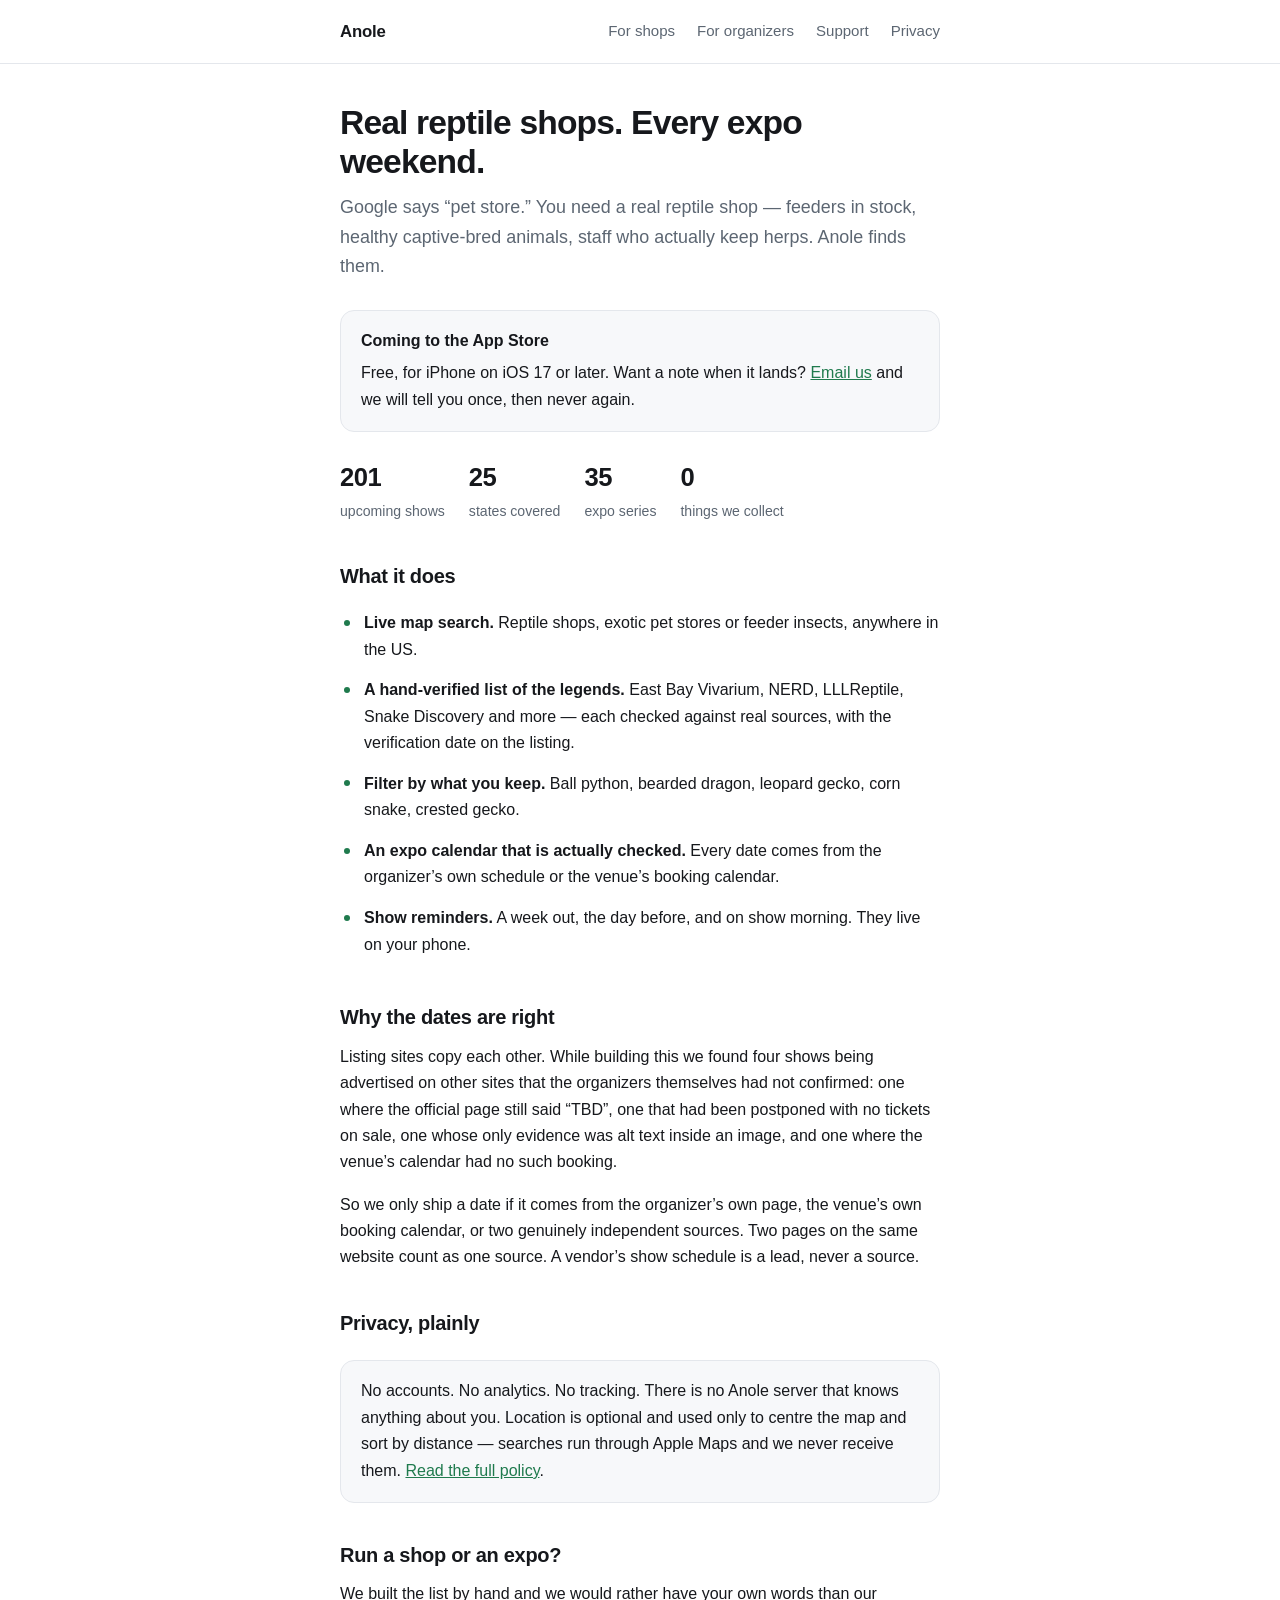
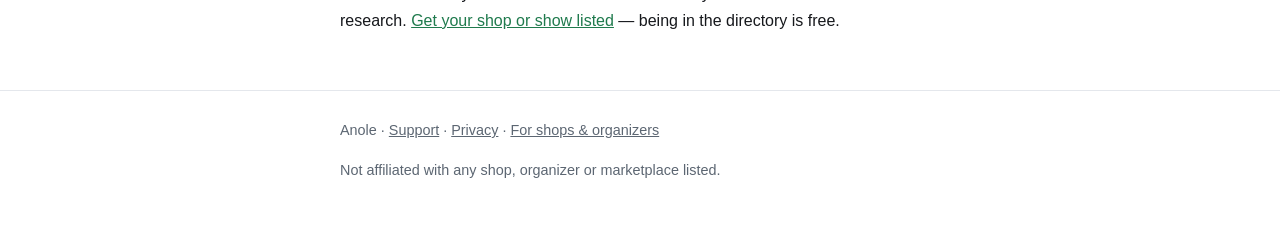
<file: index.html>
<!doctype html>
<html lang="en">
<head>
<meta charset="utf-8">
<meta name="viewport" content="width=device-width, initial-scale=1">
<title>Anole — real reptile shops and every expo weekend</title>
<meta name="description" content="Find real US reptile shops on a live map, and never miss an expo weekend. No accounts, no analytics, no tracking.">
<link rel="icon" href="favicon.png" sizes="32x32">
<link rel="apple-touch-icon" href="apple-touch-icon.png">
<link rel="stylesheet" href="style.css">
<script defer src="analytics.js"></script>
</head>
<body>
<header class="site">
  <div class="wrap">
    <a class="brand" href="./">Anole</a>
    <nav>
      <a href="advertise.html">For shops</a>
      <a href="partners.html">For organizers</a>
      <a href="support.html">Support</a>
      <a href="privacy.html">Privacy</a>
    </nav>
  </div>
</header>

<main class="wrap">
  <h1>Real reptile shops. Every expo weekend.</h1>
  <p class="lede">
    Google says “pet store.” You need a real reptile shop — feeders in stock, healthy
    captive-bred animals, staff who actually keep herps. Anole finds them.
  </p>

  <!-- Swap this block for the real App Store badge and link once the app has
       an ID. Until then it says so rather than offering a dead button. -->
  <div class="panel" id="cta">
    <h3 style="margin-bottom:0.35rem">Coming to the App Store</h3>
    <p style="margin:0">
      Free, for iPhone on iOS 17 or later. Want a note when it lands?
      <a href="mailto:kjs140611@gmail.com?subject=Anole%20launch%20notice">Email us</a>
      and we will tell you once, then never again.
    </p>
  </div>

  <div class="stat-row">
    <div class="stat"><b data-stat="totalEvents">135</b><span>upcoming shows</span></div>
    <div class="stat"><b data-stat="states">35</b><span>states covered</span></div>
    <div class="stat"><b data-stat="seriesTracked">35</b><span>expo series</span></div>
    <div class="stat"><b>0</b><span>things we collect</span></div>
  </div>

  <h2>What it does</h2>
  <ul class="plain">
    <li><b>Live map search.</b> Reptile shops, exotic pet stores or feeder insects, anywhere in the US.</li>
    <li><b>A hand-verified list of the legends.</b> East Bay Vivarium, NERD, LLLReptile, Snake Discovery and more — each checked against real sources, with the verification date on the listing.</li>
    <li><b>Filter by what you keep.</b> Ball python, bearded dragon, leopard gecko, corn snake, crested gecko.</li>
    <li><b>An expo calendar that is actually checked.</b> Every date comes from the organizer’s own schedule or the venue’s booking calendar.</li>
    <li><b>Show reminders.</b> A week out, the day before, and on show morning. They live on your phone.</li>
  </ul>

  <h2>Why the dates are right</h2>
  <p>
    Listing sites copy each other. While building this we found four shows being advertised
    on other sites that the organizers themselves had not confirmed: one where the official
    page still said “TBD”, one that had been postponed with no tickets on sale, one whose only
    evidence was alt text inside an image, and one where the venue’s calendar had no such booking.
  </p>
  <p>
    So we only ship a date if it comes from the organizer’s own page, the venue’s own booking
    calendar, or two genuinely independent sources. Two pages on the same website count as one
    source. A vendor’s show schedule is a lead, never a source.
  </p>

  <h2>Privacy, plainly</h2>
  <div class="panel">
    <p style="margin:0">
      No accounts. No analytics. No tracking. There is no Anole server that knows anything
      about you. Location is optional and used only to centre the map and sort by distance —
      searches run through Apple Maps and we never receive them.
      <a href="privacy.html">Read the full policy</a>.
    </p>
  </div>

  <h2>Run a shop or an expo?</h2>
  <p>
    We built the list by hand and we would rather have your own words than our research.
    <a href="advertise.html">Get your shop or show listed</a> — being in the directory is free.
  </p>
</main>

<footer class="site">
  <div class="wrap">
    <p>
      Anole · <a href="support.html">Support</a> ·
      <a href="privacy.html">Privacy</a> ·
      <a href="advertise.html">For shops &amp; organizers</a>
    </p>
    <p>Not affiliated with any shop, organizer or marketplace listed.</p>
  </div>
</footer>
<script>
(function () {
  // The numbers in the HTML are a snapshot; the feed refreshes weekly, so let
  // the page read the live count and quietly correct itself. On launch day
  // site.json gains an appStoreUrl and the "coming soon" panel becomes the
  // real button. Both are progressive: without JS the page is still right.
  function json(u) { return fetch(u, { cache: 'no-store' }).then(function (r) { return r.ok ? r.json() : null; }); }
  json('health.json').then(function (h) {
    if (!h) return;
    document.querySelectorAll('[data-stat]').forEach(function (el) {
      var v = h[el.getAttribute('data-stat')];
      if (typeof v === 'number') el.textContent = v;
    });
  }).catch(function () {});
  json('site.json').then(function (s) {
    if (!s || !s.appStoreUrl) return;
    var cta = document.getElementById('cta');
    if (!cta) return;
    cta.innerHTML =
      '<h3 style="margin-bottom:0.35rem">Free on the App Store</h3>' +
      '<p style="margin:0 0 0.75rem">For iPhone on iOS 17 or later. No account, no ads, nothing collected.</p>' +
      '<a class="btn" href="' + s.appStoreUrl.replace(/"/g, '') + '" rel="noopener">Download on the App Store</a>';
  }).catch(function () {});
})();
</script>
</body>
</html>
</file>
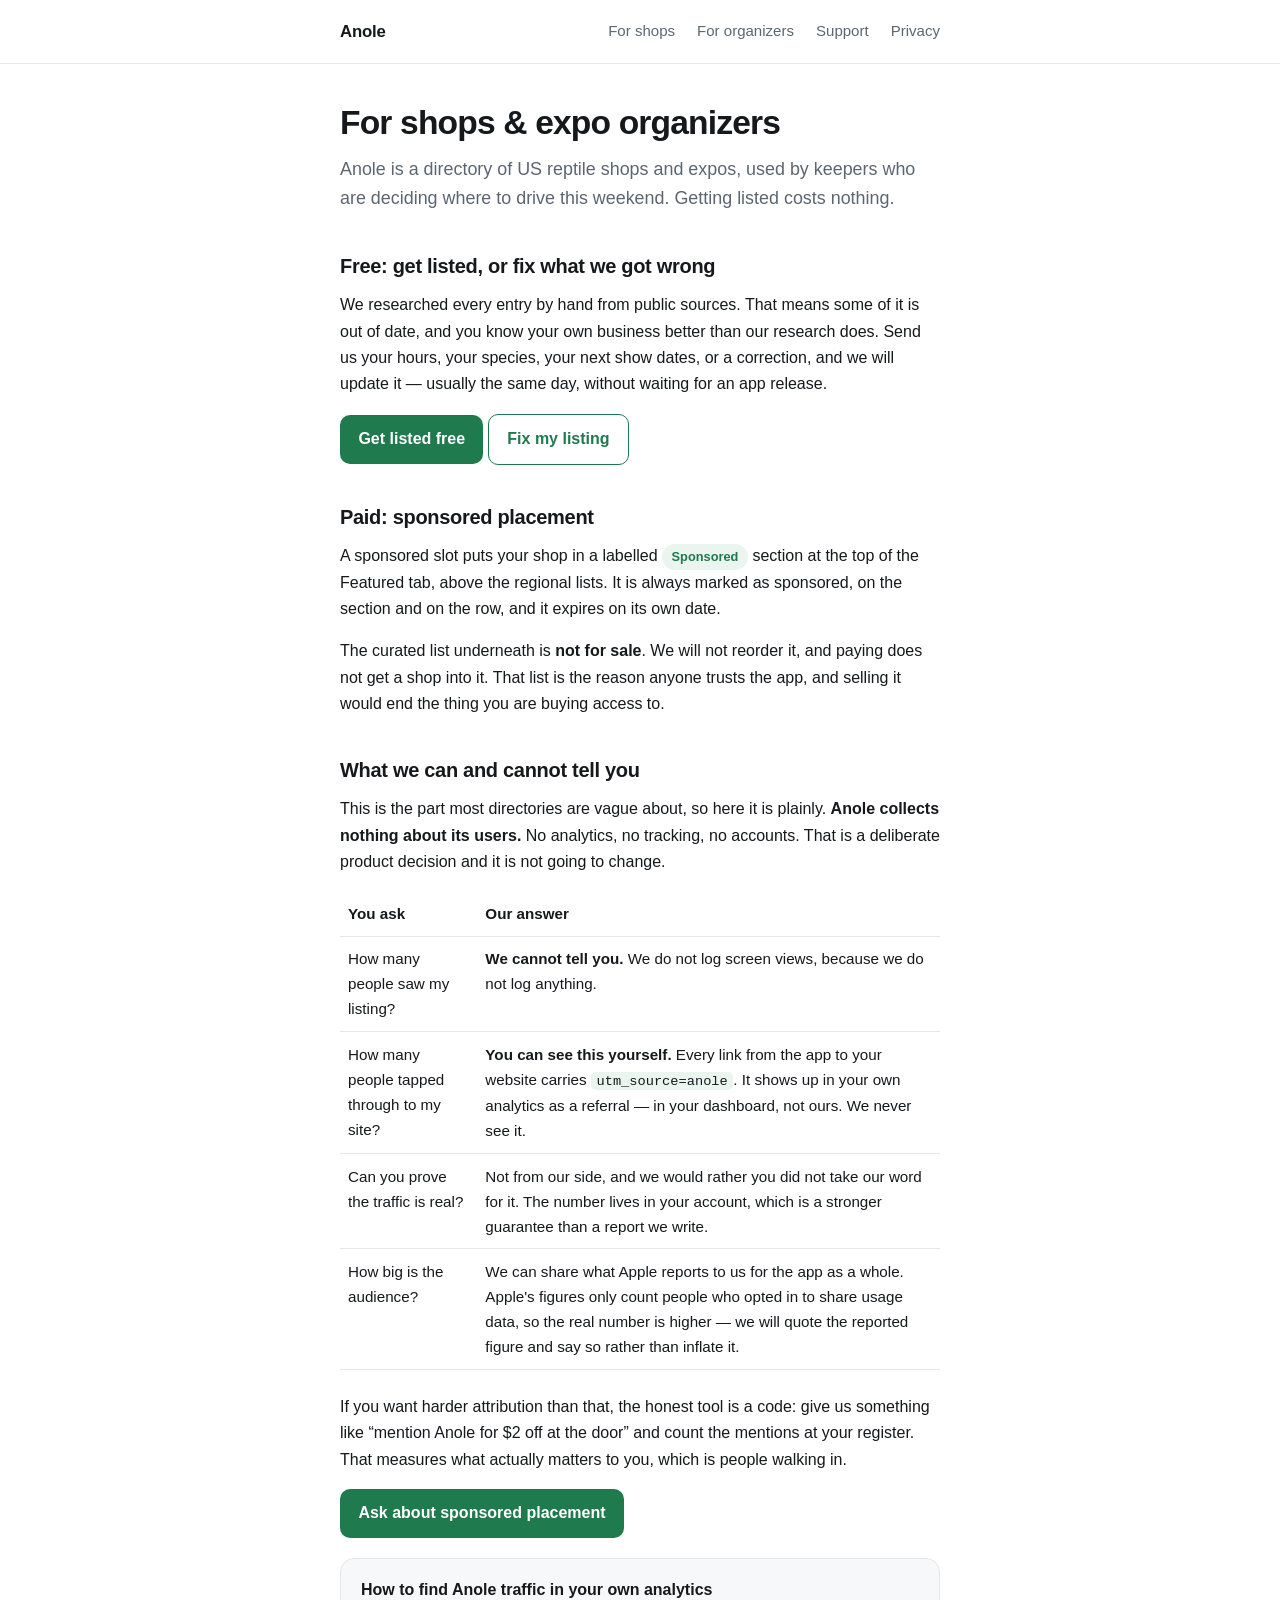
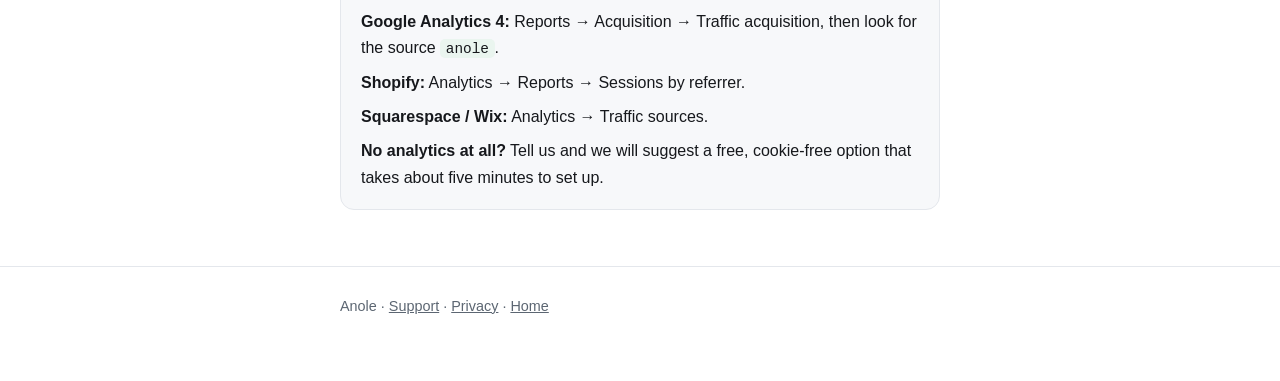
<file: advertise.html>
<!doctype html>
<html lang="en">
<head>
<meta charset="utf-8">
<meta name="viewport" content="width=device-width, initial-scale=1">
<title>For shops &amp; organizers — Anole</title>
<meta name="description" content="Get your reptile shop or expo listed in Anole. Listing is free. Sponsored placement is available, and we tell you exactly what we can and cannot measure.">
<link rel="icon" href="favicon.png" sizes="32x32">
<link rel="apple-touch-icon" href="apple-touch-icon.png">
<link rel="stylesheet" href="style.css">
<script defer src="analytics.js"></script>
</head>
<body>
<header class="site">
  <div class="wrap">
    <a class="brand" href="./">Anole</a>
    <nav>
      <a href="advertise.html">For shops</a>
      <a href="partners.html">For organizers</a>
      <a href="support.html">Support</a>
      <a href="privacy.html">Privacy</a>
    </nav>
  </div>
</header>

<main class="wrap">
  <h1>For shops &amp; expo organizers</h1>
  <p class="lede">
    Anole is a directory of US reptile shops and expos, used by keepers who are
    deciding where to drive this weekend. Getting listed costs nothing.
  </p>

  <h2>Free: get listed, or fix what we got wrong</h2>
  <p>
    We researched every entry by hand from public sources. That means some of it is
    out of date, and you know your own business better than our research does.
    Send us your hours, your species, your next show dates, or a correction, and we
    will update it — usually the same day, without waiting for an app release.
  </p>
  <p>
    <a class="btn" href="mailto:kjs140611@gmail.com?subject=Anole%20listing%20-%20free">Get listed free</a>
    <a class="btn ghost" href="mailto:kjs140611@gmail.com?subject=Anole%20listing%20-%20correction">Fix my listing</a>
  </p>

  <h2>Paid: sponsored placement</h2>
  <p>
    A sponsored slot puts your shop in a labelled <span class="tag">Sponsored</span> section at
    the top of the Featured tab, above the regional lists. It is always marked as sponsored,
    on the section and on the row, and it expires on its own date.
  </p>
  <p>
    The curated list underneath is <b>not for sale</b>. We will not reorder it, and paying does
    not get a shop into it. That list is the reason anyone trusts the app, and selling it would
    end the thing you are buying access to.
  </p>

  <h2 id="measurement">What we can and cannot tell you</h2>
  <p>
    This is the part most directories are vague about, so here it is plainly.
    <b>Anole collects nothing about its users.</b> No analytics, no tracking, no accounts.
    That is a deliberate product decision and it is not going to change.
  </p>

  <table>
    <tr><th>You ask</th><th>Our answer</th></tr>
    <tr>
      <td>How many people saw my listing?</td>
      <td><b>We cannot tell you.</b> We do not log screen views, because we do not log anything.</td>
    </tr>
    <tr>
      <td>How many people tapped through to my site?</td>
      <td>
        <b>You can see this yourself.</b> Every link from the app to your website carries
        <code>utm_source=anole</code>. It shows up in your own analytics as a referral —
        in your dashboard, not ours. We never see it.
      </td>
    </tr>
    <tr>
      <td>Can you prove the traffic is real?</td>
      <td>
        Not from our side, and we would rather you did not take our word for it.
        The number lives in your account, which is a stronger guarantee than a report we write.
      </td>
    </tr>
    <tr>
      <td>How big is the audience?</td>
      <td>
        We can share what Apple reports to us for the app as a whole. Apple's figures only
        count people who opted in to share usage data, so the real number is higher — we will
        quote the reported figure and say so rather than inflate it.
      </td>
    </tr>
  </table>

  <p>
    If you want harder attribution than that, the honest tool is a code: give us something like
    “mention Anole for $2 off at the door” and count the mentions at your register.
    That measures what actually matters to you, which is people walking in.
  </p>

  <p>
    <a class="btn" href="mailto:kjs140611@gmail.com?subject=Anole%20sponsored%20placement">Ask about sponsored placement</a>
  </p>

  <div class="panel">
    <h3>How to find Anole traffic in your own analytics</h3>
    <p style="margin-bottom:0.5rem"><b>Google Analytics 4:</b> Reports → Acquisition → Traffic acquisition, then look for the source <code>anole</code>.</p>
    <p style="margin-bottom:0.5rem"><b>Shopify:</b> Analytics → Reports → Sessions by referrer.</p>
    <p style="margin-bottom:0.5rem"><b>Squarespace / Wix:</b> Analytics → Traffic sources.</p>
    <p style="margin-bottom:0"><b>No analytics at all?</b> Tell us and we will suggest a free, cookie-free option that takes about five minutes to set up.</p>
  </div>
</main>

<footer class="site">
  <div class="wrap">
    <p>
      Anole · <a href="support.html">Support</a> ·
      <a href="privacy.html">Privacy</a> ·
      <a href="./">Home</a>
    </p>
  </div>
</footer>
</body>
</html>
</file>
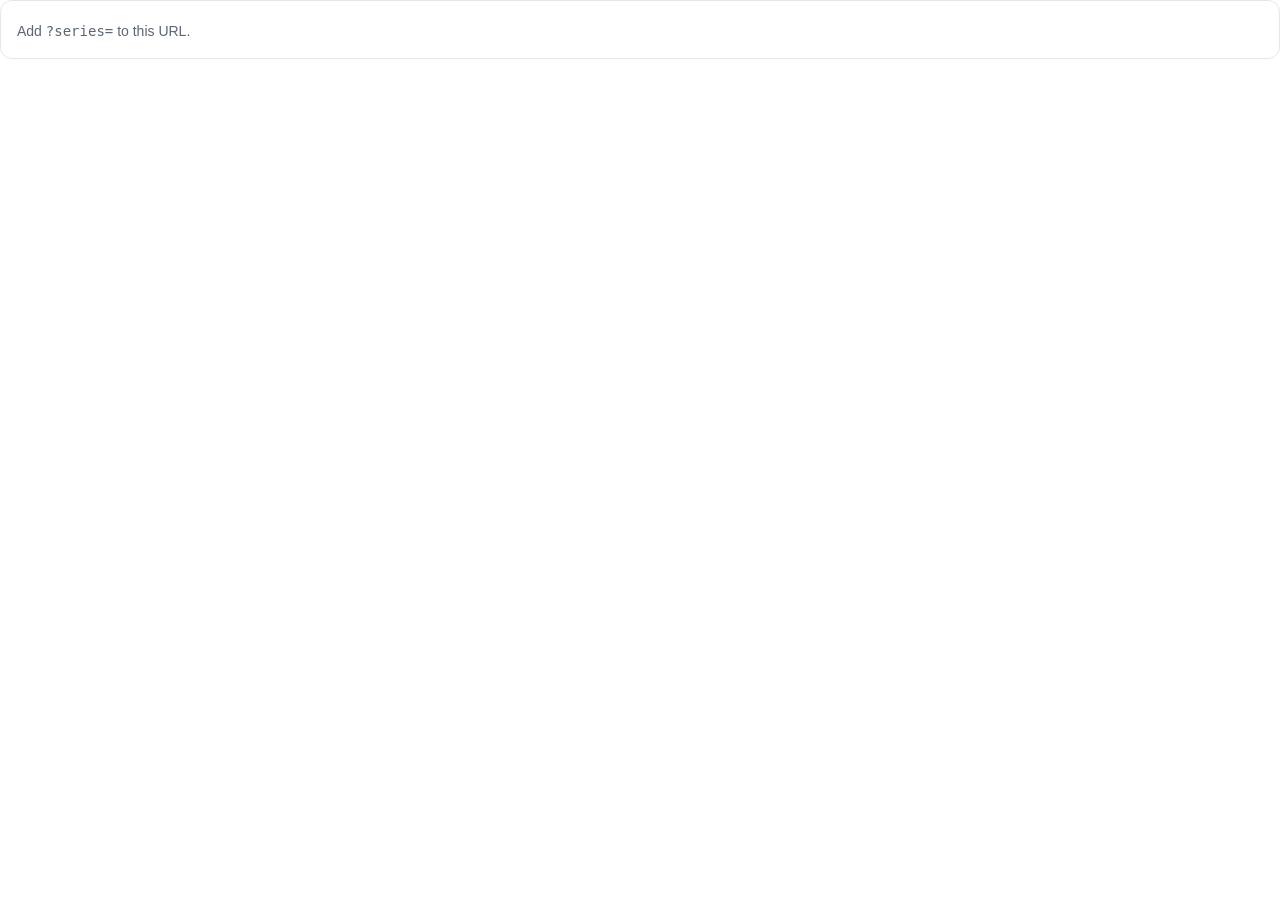
<file: badge.html>
<!doctype html>
<html lang="en">
<head>
<meta charset="utf-8">
<meta name="viewport" content="width=device-width, initial-scale=1">
<title>Anole verified dates</title>
<meta name="robots" content="noindex">
<style>
  :root {
    --ink:#16181c; --muted:#5c6672; --line:#e4e7ec; --bg:#ffffff;
    --accent:#1f7a4d; --accent-soft:#eaf5ef;
  }
  :root[data-theme="dark"] {
    --ink:#eceef2; --muted:#9aa4b2; --line:#2a2f38; --bg:#101215;
    --accent:#4ec98a; --accent-soft:#16261e;
  }
  @media (prefers-color-scheme: dark) {
    :root:not([data-theme="light"]) {
      --ink:#eceef2; --muted:#9aa4b2; --line:#2a2f38; --bg:#101215;
      --accent:#4ec98a; --accent-soft:#16261e;
    }
  }
  * { box-sizing:border-box; }
  html,body { margin:0; }
  body {
    background:var(--bg); color:var(--ink);
    font:14px/1.5 -apple-system, BlinkMacSystemFont, "Segoe UI", Roboto, sans-serif;
    -webkit-font-smoothing:antialiased;
  }
  .card { border:1px solid var(--line); border-radius:12px; padding:14px 16px; }
  .top { display:flex; align-items:baseline; justify-content:space-between; gap:8px; margin-bottom:10px; }
  .title { font-weight:700; letter-spacing:-0.01em; }
  .verified {
    font-size:11px; color:var(--accent); background:var(--accent-soft);
    border-radius:999px; padding:2px 8px; font-weight:600; white-space:nowrap;
  }
  ul { list-style:none; margin:0; padding:0; }
  li { display:flex; gap:10px; padding:7px 0; border-top:1px solid var(--line); }
  li:first-child { border-top:0; }
  .when { font-weight:600; white-space:nowrap; }
  .where { color:var(--muted); overflow:hidden; text-overflow:ellipsis; white-space:nowrap; }
  .actions { display:flex; gap:8px; margin-top:12px; flex-wrap:wrap; }
  a.btn {
    text-decoration:none; font-weight:600; font-size:13px; border-radius:8px;
    padding:7px 12px; background:var(--accent); color:#fff;
  }
  a.btn.ghost { background:transparent; color:var(--accent); border:1px solid var(--accent); }
  .foot { margin-top:10px; font-size:11px; color:var(--muted); }
  .foot a { color:var(--muted); }
  .empty { color:var(--muted); padding:6px 0 2px; }
</style>
</head>
<body>
<div class="card" id="card"><div class="empty">Loading verified dates…</div></div>
<script>
(function () {
  // The badge is embedded on other people's sites, so it must fail quietly and
  // never throw into their console.
  var BASE = location.href.replace(/\/badge\.html.*$/, '');
  // Until the app is live the CTA points at the product page rather than a
  // dead store link; site.json flips it to the App Store URL on launch day.
  var APP_URL = BASE + '/?utm_source=anole-badge&utm_medium=referral&utm_campaign=organizer_badge';

  var q = new URLSearchParams(location.search);
  var seriesId = q.get('series') || '';
  var limit = Math.min(Math.max(parseInt(q.get('limit') || '3', 10) || 3, 1), 8);
  var theme = q.get('theme');
  if (theme === 'light' || theme === 'dark') document.documentElement.dataset.theme = theme;

  var card = document.getElementById('card');

  // "2026-09-12" must be read as a calendar day, not an instant. new Date() on a
  // bare date string parses as UTC midnight, which renders as the previous day
  // anywhere west of Greenwich — the same off-by-one that bites the .ics feeds.
  function parseDay(s) {
    var m = /^(\d{4})-(\d{2})-(\d{2})$/.exec(s || '');
    return m ? new Date(+m[1], +m[2] - 1, +m[3]) : null;
  }
  function fmt(startStr, endStr) {
    var a = parseDay(startStr), b = parseDay(endStr) || a;
    if (!a) return '';
    var mon = { month: 'short', day: 'numeric' };
    if (!b || +a === +b) return a.toLocaleDateString('en-US', mon);
    if (a.getMonth() === b.getMonth()) {
      return a.toLocaleDateString('en-US', mon) + '–' + b.getDate();
    }
    return a.toLocaleDateString('en-US', mon) + '–' + b.toLocaleDateString('en-US', mon);
  }
  function esc(s) {
    return String(s == null ? '' : s).replace(/[&<>"]/g, function (c) {
      return { '&': '&amp;', '<': '&lt;', '>': '&gt;', '"': '&quot;' }[c];
    });
  }
  function reportHeight() {
    try {
      parent.postMessage({ anoleBadge: true, series: seriesId,
        height: document.documentElement.scrollHeight }, '*');
    } catch (e) { /* cross-origin parent that does not listen; fine */ }
  }
  function render(html) { card.innerHTML = html; reportHeight(); }

  if (!seriesId) {
    render('<div class="empty">Add <code>?series=</code> to this URL.</div>');
    return;
  }

  Promise.all([
    fetch(BASE + '/events.json').then(function (r) { return r.json(); }),
    fetch(BASE + '/series_roster.json').then(function (r) { return r.json(); }),
    // Optional: a missing or broken site.json must not take the badge down.
    fetch(BASE + '/site.json').then(function (r) { return r.ok ? r.json() : null; }).catch(function () { return null; })
  ]).then(function (res) {
    var events = res[0], roster = res[1], site = res[2];
    if (site && site.appStoreUrl) APP_URL = String(site.appStoreUrl);
    var series = roster.filter(function (s) { return s.id === seriesId; })[0];
    var name = series ? series.name : seriesId;

    var today = new Date(); today.setHours(0, 0, 0, 0);
    var mine = events.filter(function (e) {
      if (e.seriesId !== seriesId) return false;
      var end = parseDay(e.endDate) || parseDay(e.startDate);
      return end && end >= today;
    }).sort(function (a, b) { return a.startDate < b.startDate ? -1 : 1; });

    var checked = mine.reduce(function (acc, e) {
      return e.checkedAt && e.checkedAt > acc ? e.checkedAt : acc;
    }, '');

    var head = '<div class="top"><span class="title">' + esc(name) + '</span>' +
      (checked ? '<span class="verified">Verified ' +
        parseDay(checked).toLocaleDateString('en-US', { month: 'short', year: 'numeric' }) +
        '</span>' : '') + '</div>';

    var body;
    if (!mine.length) {
      // Say so plainly. A badge that renders blank looks broken and an
      // organizer will pull it off their page.
      body = '<div class="empty">Next dates to be announced.</div>';
    } else {
      body = '<ul>' + mine.slice(0, limit).map(function (e) {
        var where = [e.city, e.state].filter(Boolean).join(', ');
        return '<li><span class="when">' + esc(fmt(e.startDate, e.endDate)) +
          '</span><span class="where">' + esc(where) + '</span></li>';
      }).join('') + '</ul>';
    }

    var ics = BASE + '/ics/' + encodeURIComponent(seriesId) + '.ics';
    var acts = '<div class="actions">' +
      '<a class="btn" href="' + esc(ics) + '">Add to calendar</a>' +
      '<a class="btn ghost" href="' + esc(APP_URL) + '" target="_blank" rel="noopener">See it in Anole</a>' +
      '</div>';

    render(head + body + acts +
      '<div class="foot">Dates checked against this organizer’s own schedule. ' +
      '<a href="' + esc(BASE) + '/" target="_blank" rel="noopener">Anole</a></div>');
  }).catch(function () {
    render('<div class="empty">Dates are temporarily unavailable.</div>');
  });

  addEventListener('load', reportHeight);
})();
</script>
</body>
</html>
</file>
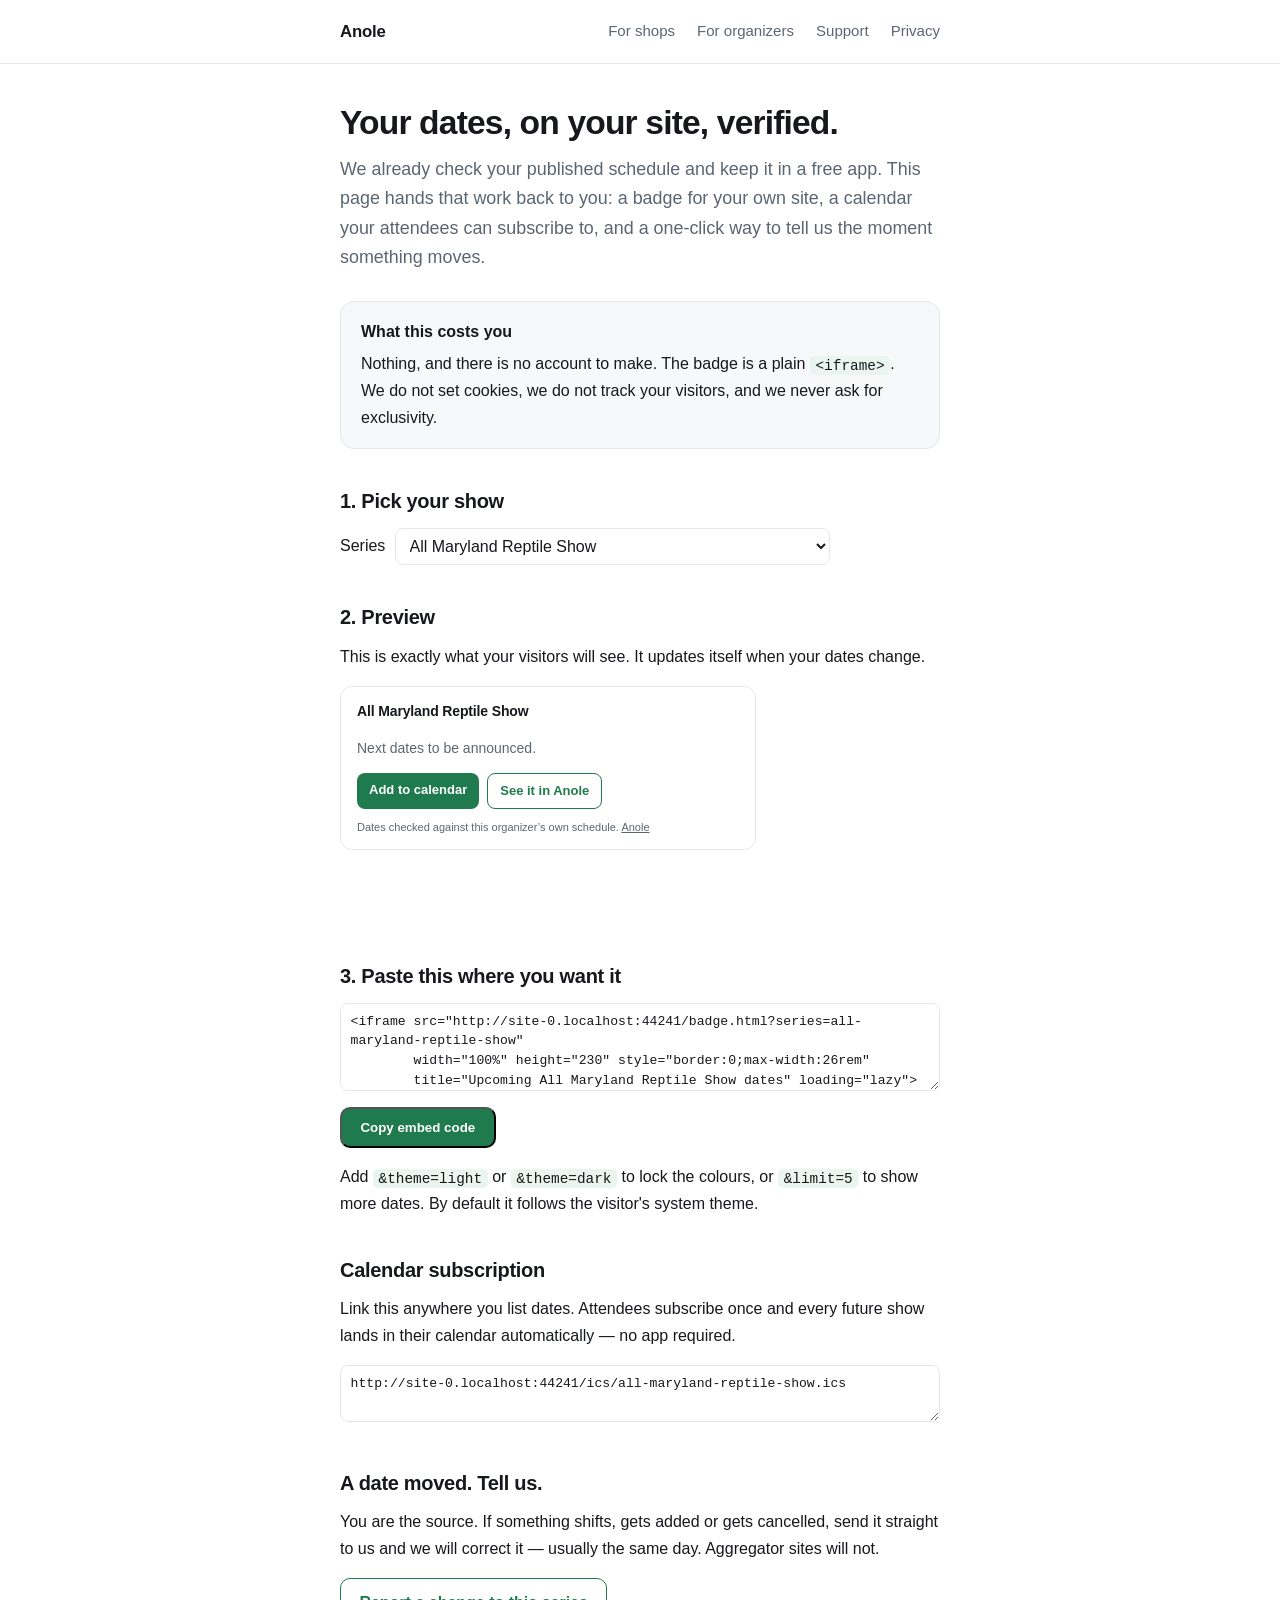
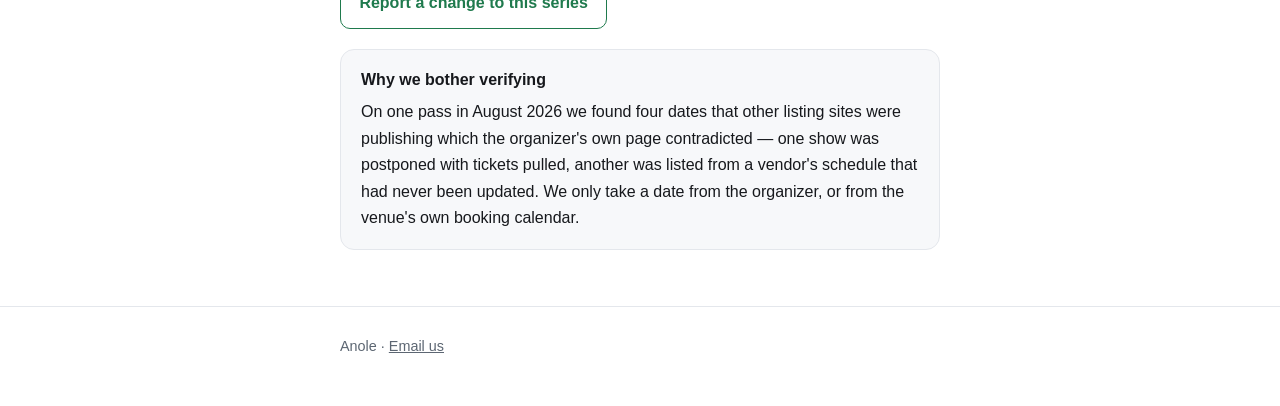
<file: partners.html>
<!doctype html>
<html lang="en">
<head>
<meta charset="utf-8">
<meta name="viewport" content="width=device-width, initial-scale=1">
<title>Anole for show organizers — a free verified-dates badge for your site</title>
<meta name="description" content="Put your verified show dates on your own site, give attendees a calendar they can subscribe to, and tell us the moment a date moves.">
<link rel="icon" href="favicon.png" sizes="32x32">
<link rel="apple-touch-icon" href="apple-touch-icon.png">
<link rel="stylesheet" href="style.css">
<script defer src="analytics.js"></script>
<style>
  .picker { display:flex; gap:0.6rem; flex-wrap:wrap; align-items:center; margin:0.5rem 0 1rem; }
  select, textarea { font:inherit; color:var(--ink); background:var(--bg);
    border:1px solid var(--line); border-radius:8px; padding:0.5rem 0.6rem; }
  select { max-width:100%; }
  textarea { width:100%; font-family:ui-monospace, SFMono-Regular, Menlo, monospace;
    font-size:0.82rem; line-height:1.5; min-height:5.5rem; resize:vertical; }
  iframe { width:100%; max-width:26rem; border:0; display:block; }
  .copied { font-size:0.85rem; color:var(--accent); font-weight:600; margin-left:0.5rem; }
</style>
</head>
<body>
<header class="site">
  <div class="wrap">
    <a class="brand" href="./">Anole</a>
    <nav>
      <a href="advertise.html">For shops</a>
      <a href="partners.html">For organizers</a>
      <a href="support.html">Support</a>
      <a href="privacy.html">Privacy</a>
    </nav>
  </div>
</header>

<main class="wrap">
  <h1>Your dates, on your site, verified.</h1>
  <p class="lede">
    We already check your published schedule and keep it in a free app. This page hands
    that work back to you: a badge for your own site, a calendar your attendees can
    subscribe to, and a one-click way to tell us the moment something moves.
  </p>

  <div class="panel">
    <h3>What this costs you</h3>
    <p style="margin:0">
      Nothing, and there is no account to make. The badge is a plain <code>&lt;iframe&gt;</code>.
      We do not set cookies, we do not track your visitors, and we never ask for exclusivity.
    </p>
  </div>

  <h2>1. Pick your show</h2>
  <div class="picker">
    <label for="series">Series</label>
    <select id="series"><option>Loading…</option></select>
  </div>

  <h2>2. Preview</h2>
  <p>This is exactly what your visitors will see. It updates itself when your dates change.</p>
  <iframe id="preview" height="230" title="Badge preview" loading="lazy"></iframe>

  <h2>3. Paste this where you want it</h2>
  <textarea id="snippet" readonly spellcheck="false"></textarea>
  <p style="margin-top:0.5rem">
    <button class="btn" id="copy" type="button">Copy embed code</button>
    <span class="copied" id="copied" hidden>Copied</span>
  </p>
  <p>
    Add <code>&amp;theme=light</code> or <code>&amp;theme=dark</code> to lock the colours,
    or <code>&amp;limit=5</code> to show more dates. By default it follows the visitor's system theme.
  </p>

  <h2>Calendar subscription</h2>
  <p>
    Link this anywhere you list dates. Attendees subscribe once and every future show
    lands in their calendar automatically — no app required.
  </p>
  <textarea id="icsurl" readonly spellcheck="false" style="min-height:3rem"></textarea>

  <h2>A date moved. Tell us.</h2>
  <p>
    You are the source. If something shifts, gets added or gets cancelled, send it straight
    to us and we will correct it — usually the same day. Aggregator sites will not.
  </p>
  <p><a class="btn ghost" id="correct" href="#">Report a change to this series</a></p>

  <div class="panel">
    <h3>Why we bother verifying</h3>
    <p style="margin:0">
      On one pass in August 2026 we found four dates that other listing sites were
      publishing which the organizer's own page contradicted — one show was postponed with
      tickets pulled, another was listed from a vendor's schedule that had never been updated.
      We only take a date from the organizer, or from the venue's own booking calendar.
    </p>
  </div>
</main>

<footer class="site">
  <div class="wrap">
    Anole · <a href="mailto:kjs140611@gmail.com?subject=Anole%20organizer%20badge">Email us</a>
  </div>
</footer>

<script>
(function () {
  var BASE = location.href.replace(/\/partners\.html.*$/, '');
  var sel = document.getElementById('series');
  var preview = document.getElementById('preview');
  var snippet = document.getElementById('snippet');
  var icsurl = document.getElementById('icsurl');
  var correct = document.getElementById('correct');

  function update() {
    var id = sel.value, name = sel.options[sel.selectedIndex].text;
    var src = BASE + '/badge.html?series=' + encodeURIComponent(id);
    preview.src = src;
    snippet.value =
      '<iframe src="' + src + '"\n' +
      '        width="100%" height="230" style="border:0;max-width:26rem"\n' +
      '        title="Upcoming ' + name.replace(/"/g, '') + ' dates" loading="lazy"></iframe>';
    icsurl.value = BASE + '/ics/' + encodeURIComponent(id) + '.ics';
    correct.href = 'mailto:kjs140611@gmail.com' +
      '?subject=' + encodeURIComponent('Anole date correction: ' + name) +
      '&body=' + encodeURIComponent(
        'Series: ' + name + ' (' + id + ')\n\n' +
        'What changed (add / move / cancel):\n\n' +
        'Show city and state:\n\n' +
        'New dates:\n\n' +
        'Link on your site that shows this:\n\n' +
        'Your name and role:\n');
  }

  fetch(BASE + '/series_roster.json').then(function (r) { return r.json(); }).then(function (roster) {
    roster.sort(function (a, b) { return a.name.localeCompare(b.name); });
    sel.innerHTML = '';
    roster.forEach(function (s) {
      var o = document.createElement('option');
      o.value = s.id; o.textContent = s.name;
      sel.appendChild(o);
    });
    // Deep link so an outreach email can drop an organizer straight onto their own row.
    var want = new URLSearchParams(location.search).get('series');
    if (want && roster.some(function (s) { return s.id === want; })) sel.value = want;
    update();
  }).catch(function () {
    sel.innerHTML = '<option>Could not load the series list</option>';
  });

  sel.addEventListener('change', update);

  document.getElementById('copy').addEventListener('click', function () {
    snippet.select();
    navigator.clipboard.writeText(snippet.value).then(function () {
      var tag = document.getElementById('copied');
      tag.hidden = false;
      setTimeout(function () { tag.hidden = true; }, 1600);
    }).catch(function () { /* the textarea is already selected; Cmd-C works */ });
  });

  // The badge tells us how tall it wants to be so the iframe never clips a
  // series that publishes more dates than the others.
  addEventListener('message', function (e) {
    if (e.data && e.data.anoleBadge && e.data.height) {
      preview.height = Math.max(120, Math.min(600, e.data.height + 4));
    }
  });
})();
</script>
</body>
</html>
</file>
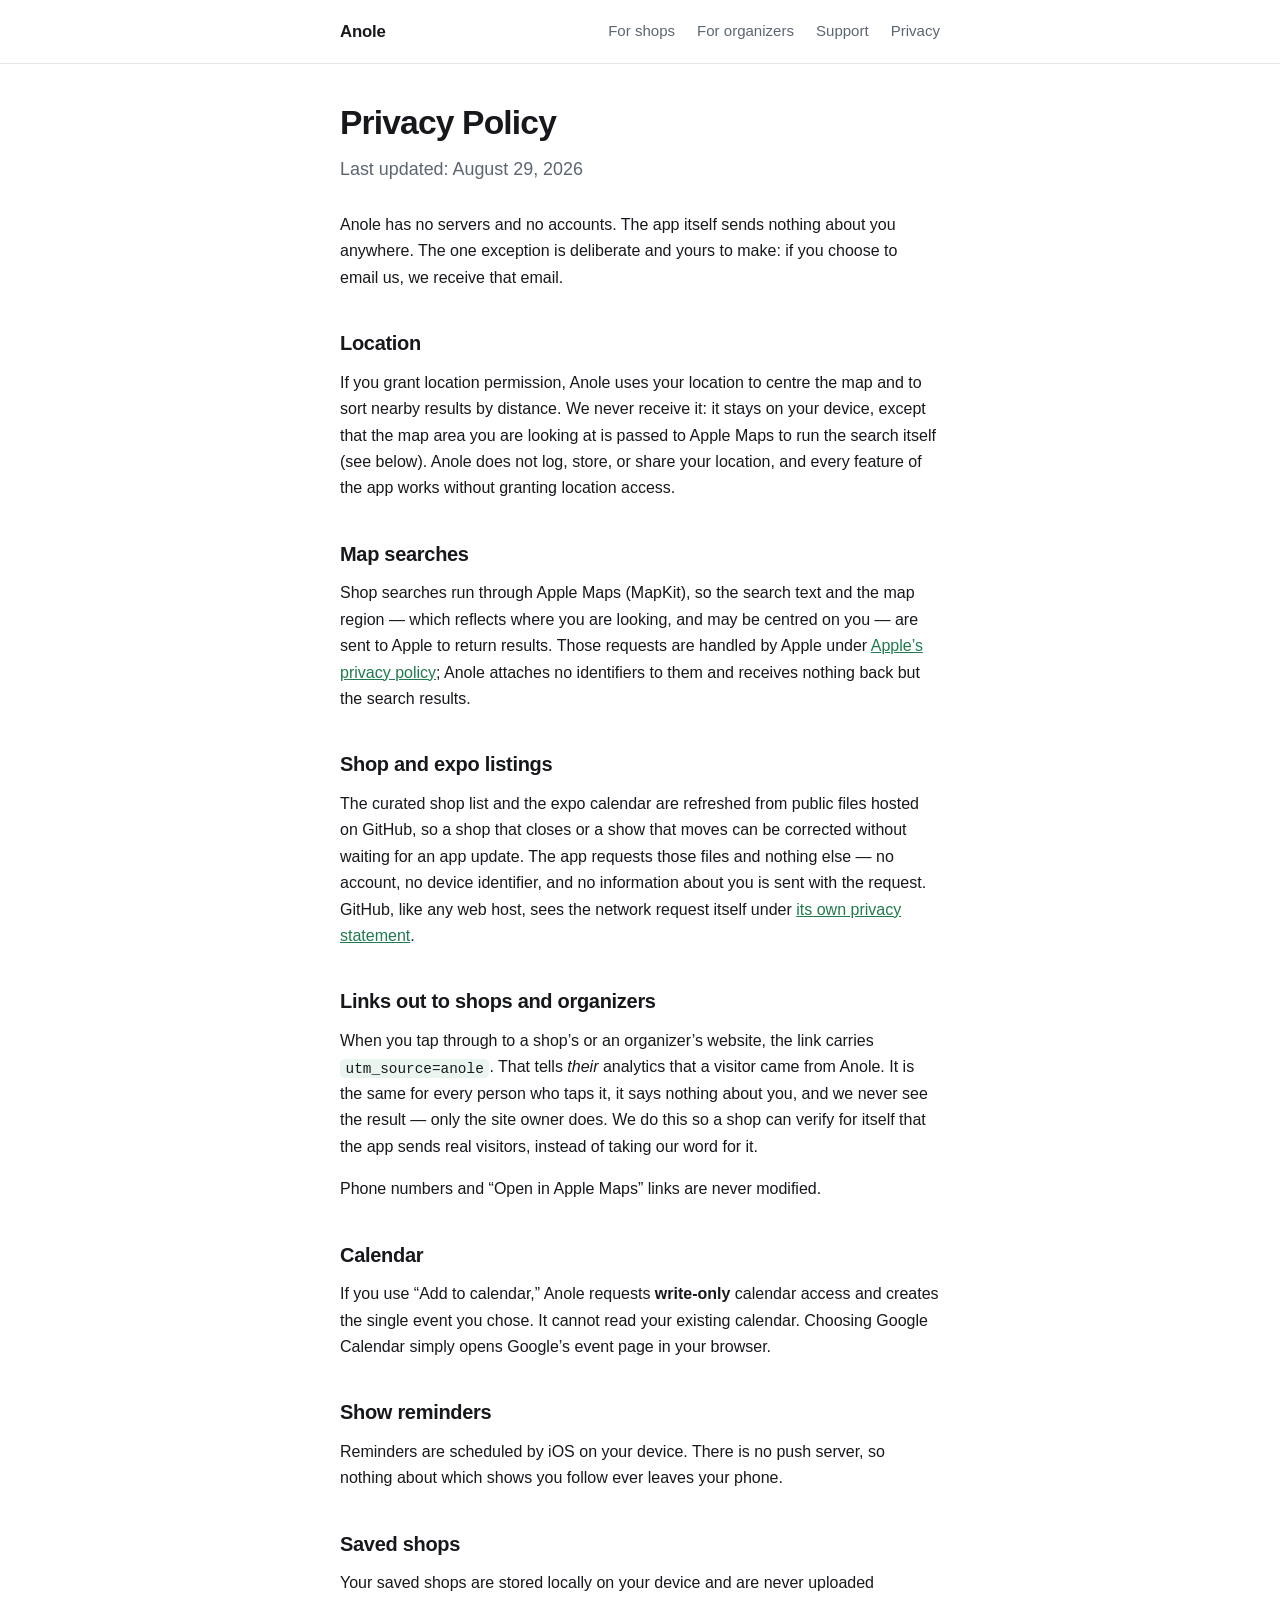
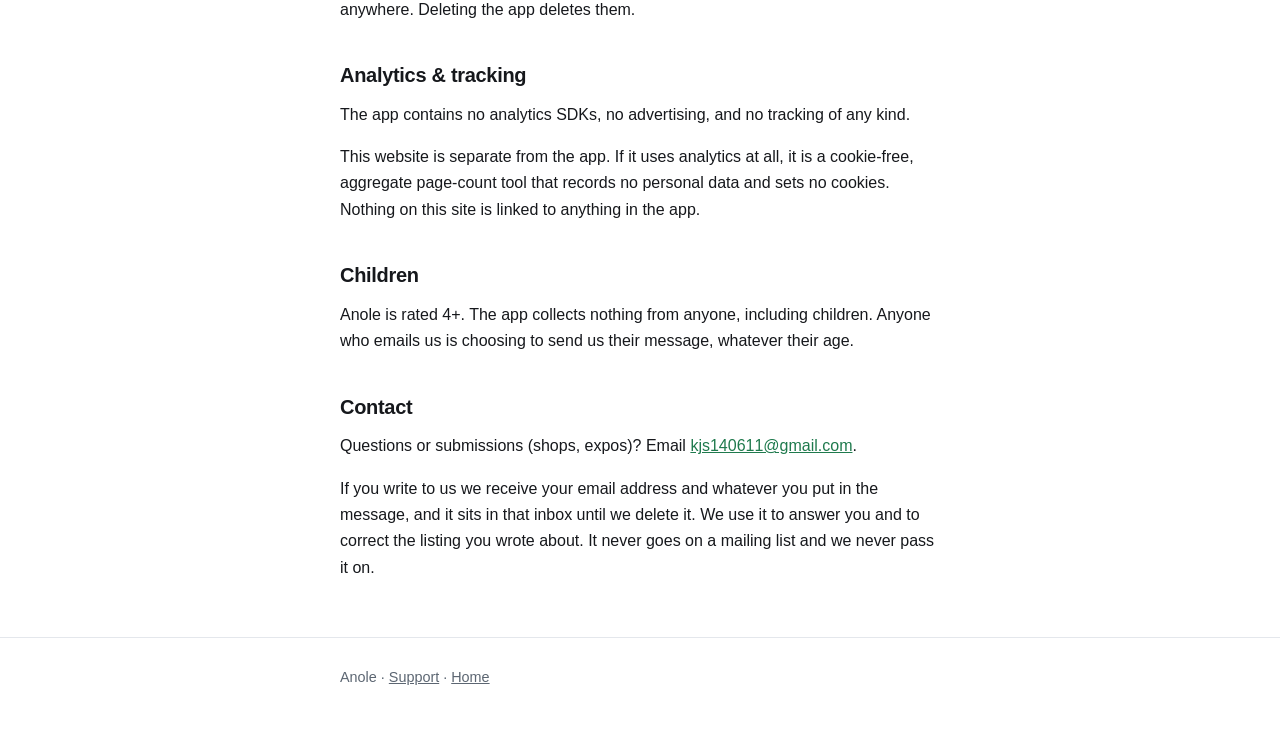
<file: privacy.html>
<!doctype html>
<html lang="en">
<head>
<meta charset="utf-8">
<meta name="viewport" content="width=device-width, initial-scale=1">
<title>Privacy Policy — Anole</title>
<meta name="description" content="Anole has no servers and no accounts. The app itself sends nothing about you anywhere.">
<link rel="icon" href="favicon.png" sizes="32x32">
<link rel="apple-touch-icon" href="apple-touch-icon.png">
<link rel="stylesheet" href="style.css">
<script defer src="analytics.js"></script>
</head>
<body>
<header class="site">
  <div class="wrap">
    <a class="brand" href="./">Anole</a>
    <nav>
      <a href="advertise.html">For shops</a>
      <a href="partners.html">For organizers</a>
      <a href="support.html">Support</a>
      <a href="privacy.html">Privacy</a>
    </nav>
  </div>
</header>

<main class="wrap">
  <h1>Privacy Policy</h1>
  <p class="lede">Last updated: August 29, 2026</p>

  <p>
    Anole has no servers and no accounts. The app itself sends nothing about you
    anywhere. The one exception is deliberate and yours to make: if you choose to email
    us, we receive that email.
  </p>

  <h2>Location</h2>
  <p>
    If you grant location permission, Anole uses your location to centre the map and to
    sort nearby results by distance. We never receive it: it stays on your device, except
    that the map area you are looking at is passed to Apple Maps to run the search itself
    (see below). Anole does not log, store, or share your location, and every feature of
    the app works without granting location access.
  </p>

  <h2>Map searches</h2>
  <p>
    Shop searches run through Apple Maps (MapKit), so the search text and the map region —
    which reflects where you are looking, and may be centred on you — are sent to Apple to
    return results. Those requests are handled by Apple under
    <a href="https://www.apple.com/legal/privacy/">Apple’s privacy policy</a>; Anole
    attaches no identifiers to them and receives nothing back but the search results.
  </p>

  <h2>Shop and expo listings</h2>
  <p>
    The curated shop list and the expo calendar are refreshed from public files hosted on
    GitHub, so a shop that closes or a show that moves can be corrected without waiting for an
    app update. The app requests those files and nothing else — no account, no device
    identifier, and no information about you is sent with the request. GitHub, like any web
    host, sees the network request itself under
    <a href="https://docs.github.com/en/site-policy/privacy-policies/github-general-privacy-statement">its own privacy statement</a>.
  </p>

  <h2>Links out to shops and organizers</h2>
  <p>
    When you tap through to a shop’s or an organizer’s website, the link carries
    <code>utm_source=anole</code>. That tells <em>their</em> analytics that a visitor came
    from Anole. It is the same for every person who taps it, it says nothing about you,
    and we never see the result — only the site owner does. We do this so a shop can verify
    for itself that the app sends real visitors, instead of taking our word for it.
  </p>
  <p>
    Phone numbers and “Open in Apple Maps” links are never modified.
  </p>

  <h2>Calendar</h2>
  <p>
    If you use “Add to calendar,” Anole requests <b>write-only</b> calendar access and
    creates the single event you chose. It cannot read your existing calendar. Choosing Google
    Calendar simply opens Google’s event page in your browser.
  </p>

  <h2>Show reminders</h2>
  <p>
    Reminders are scheduled by iOS on your device. There is no push server, so nothing about
    which shows you follow ever leaves your phone.
  </p>

  <h2>Saved shops</h2>
  <p>
    Your saved shops are stored locally on your device and are never uploaded anywhere.
    Deleting the app deletes them.
  </p>

  <h2>Analytics &amp; tracking</h2>
  <p>
    The app contains no analytics SDKs, no advertising, and no tracking of any kind.
  </p>
  <p>
    This website is separate from the app. If it uses analytics at all, it is a cookie-free,
    aggregate page-count tool that records no personal data and sets no cookies. Nothing on
    this site is linked to anything in the app.
  </p>

  <h2>Children</h2>
  <p>
    Anole is rated 4+. The app collects nothing from anyone, including children.
    Anyone who emails us is choosing to send us their message, whatever their age.
  </p>

  <h2>Contact</h2>
  <p>
    Questions or submissions (shops, expos)? Email
    <a href="mailto:kjs140611@gmail.com?subject=Anole%20privacy%20question">kjs140611@gmail.com</a>.
  </p>
  <p>
    If you write to us we receive your email address and whatever you put in the
    message, and it sits in that inbox until we delete it. We use it to answer you and
    to correct the listing you wrote about. It never goes on a mailing list and we
    never pass it on.
  </p>
</main>

<footer class="site">
  <div class="wrap">
    <p>Anole · <a href="support.html">Support</a> · <a href="./">Home</a></p>
  </div>
</footer>
</body>
</html>
</file>
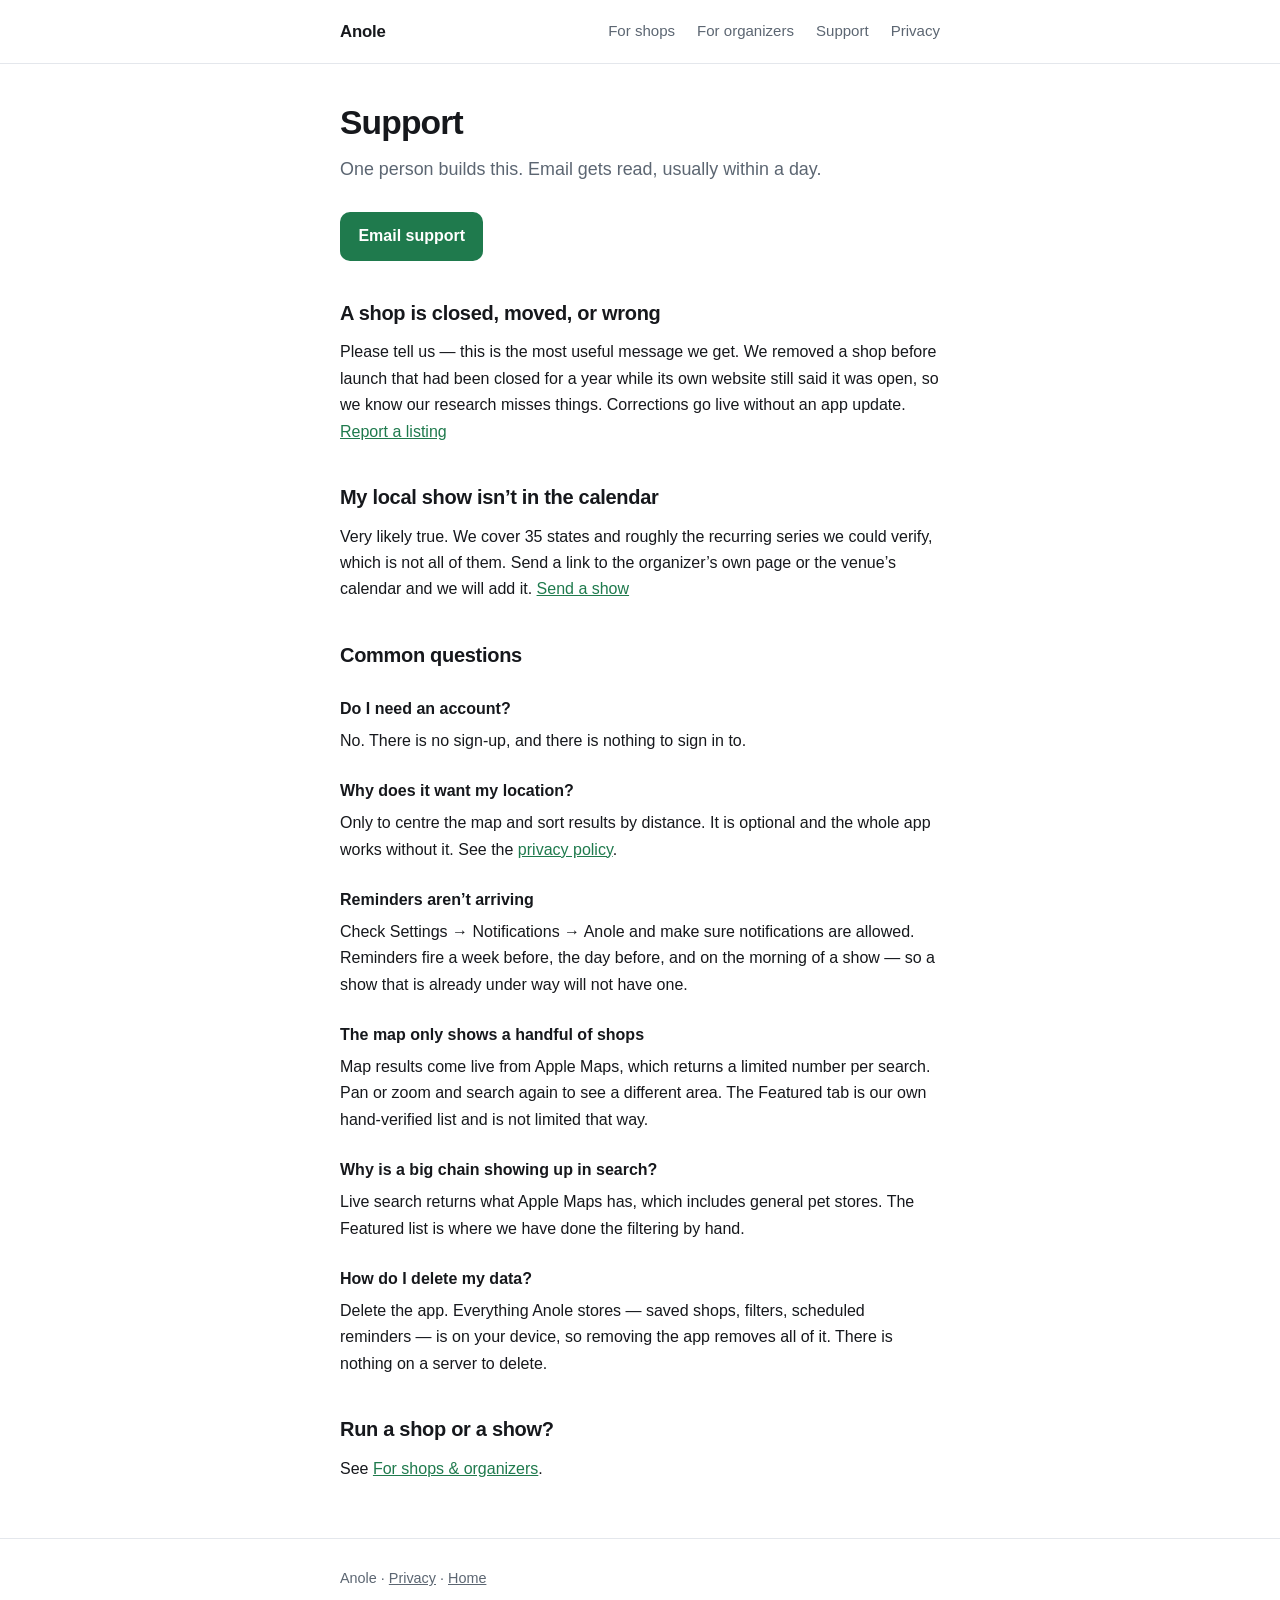
<file: support.html>
<!doctype html>
<html lang="en">
<head>
<meta charset="utf-8">
<meta name="viewport" content="width=device-width, initial-scale=1">
<title>Support — Anole</title>
<meta name="description" content="Help with Anole: reporting a wrong listing, missing shows, reminders and permissions.">
<link rel="icon" href="favicon.png" sizes="32x32">
<link rel="apple-touch-icon" href="apple-touch-icon.png">
<link rel="stylesheet" href="style.css">
<script defer src="analytics.js"></script>
</head>
<body>
<header class="site">
  <div class="wrap">
    <a class="brand" href="./">Anole</a>
    <nav>
      <a href="advertise.html">For shops</a>
      <a href="partners.html">For organizers</a>
      <a href="support.html">Support</a>
      <a href="privacy.html">Privacy</a>
    </nav>
  </div>
</header>

<main class="wrap">
  <h1>Support</h1>
  <p class="lede">
    One person builds this. Email gets read, usually within a day.
  </p>

  <p>
    <a class="btn" href="mailto:kjs140611@gmail.com?subject=Anole%20support">Email support</a>
  </p>

  <h2>A shop is closed, moved, or wrong</h2>
  <p>
    Please tell us — this is the most useful message we get. We removed a shop before
    launch that had been closed for a year while its own website still said it was open,
    so we know our research misses things. Corrections go live without an app update.
    <a href="mailto:kjs140611@gmail.com?subject=Anole%20listing%20-%20correction">Report a listing</a>
  </p>

  <h2>My local show isn’t in the calendar</h2>
  <p>
    Very likely true. We cover 35 states and roughly the recurring series we could verify,
    which is not all of them. Send a link to the organizer’s own page or the venue’s calendar
    and we will add it.
    <a href="mailto:kjs140611@gmail.com?subject=Anole%20expo%20submission">Send a show</a>
  </p>

  <h2>Common questions</h2>

  <h3>Do I need an account?</h3>
  <p>No. There is no sign-up, and there is nothing to sign in to.</p>

  <h3>Why does it want my location?</h3>
  <p>
    Only to centre the map and sort results by distance. It is optional and the whole app
    works without it. See the <a href="privacy.html">privacy policy</a>.
  </p>

  <h3>Reminders aren’t arriving</h3>
  <p>
    Check Settings → Notifications → Anole and make sure notifications are allowed.
    Reminders fire a week before, the day before, and on the morning of a show — so a show
    that is already under way will not have one.
  </p>

  <h3>The map only shows a handful of shops</h3>
  <p>
    Map results come live from Apple Maps, which returns a limited number per search.
    Pan or zoom and search again to see a different area. The Featured tab is our own
    hand-verified list and is not limited that way.
  </p>

  <h3>Why is a big chain showing up in search?</h3>
  <p>
    Live search returns what Apple Maps has, which includes general pet stores. The Featured
    list is where we have done the filtering by hand.
  </p>

  <h3>How do I delete my data?</h3>
  <p>
    Delete the app. Everything Anole stores — saved shops, filters, scheduled reminders —
    is on your device, so removing the app removes all of it. There is nothing on a server
    to delete.
  </p>

  <h2>Run a shop or a show?</h2>
  <p>See <a href="advertise.html">For shops &amp; organizers</a>.</p>
</main>

<footer class="site">
  <div class="wrap">
    <p>Anole · <a href="privacy.html">Privacy</a> · <a href="./">Home</a></p>
  </div>
</footer>
</body>
</html>
</file>
<file: style.css>
:root {
  --ink: #16181c;
  --muted: #5c6672;
  --line: #e4e7ec;
  --bg: #ffffff;
  --panel: #f7f8fa;
  --accent: #1f7a4d;
  --accent-soft: #eaf5ef;
  --radius: 14px;
  --wrap: 40rem;
}

@media (prefers-color-scheme: dark) {
  :root {
    --ink: #eceef2;
    --muted: #9aa4b2;
    --line: #2a2f38;
    --bg: #101215;
    --panel: #171a1f;
    --accent: #4ec98a;
    --accent-soft: #16261e;
  }
}

* { box-sizing: border-box; }

body {
  margin: 0;
  background: var(--bg);
  color: var(--ink);
  font: 16px/1.65 -apple-system, BlinkMacSystemFont, "Segoe UI", Roboto, sans-serif;
  -webkit-font-smoothing: antialiased;
}

.wrap {
  max-width: var(--wrap);
  margin: 0 auto;
  padding: 0 1.25rem;
}

header.site {
  border-bottom: 1px solid var(--line);
  padding: 1.1rem 0;
}

header.site .wrap {
  display: flex;
  align-items: center;
  justify-content: space-between;
  gap: 1rem;
}

.brand {
  font-weight: 700;
  letter-spacing: -0.01em;
  text-decoration: none;
  color: var(--ink);
  font-size: 1.05rem;
}

nav a {
  color: var(--muted);
  text-decoration: none;
  margin-left: 1.1rem;
  font-size: 0.94rem;
}

nav a:hover { color: var(--ink); }

h1 {
  font-size: 2.1rem;
  line-height: 1.15;
  letter-spacing: -0.025em;
  margin: 2.5rem 0 0.75rem;
}

h2 {
  font-size: 1.25rem;
  letter-spacing: -0.015em;
  margin: 2.25rem 0 0.6rem;
}

h3 {
  font-size: 1rem;
  margin: 1.5rem 0 0.35rem;
}

p { margin: 0 0 1rem; }

.lede {
  font-size: 1.12rem;
  color: var(--muted);
  margin-bottom: 1.75rem;
}

a { color: var(--accent); }

.btn {
  display: inline-block;
  background: var(--accent);
  color: #fff;
  text-decoration: none;
  font-weight: 600;
  padding: 0.7rem 1.15rem;
  border-radius: 10px;
}

.btn:hover { filter: brightness(1.08); }

.btn.ghost {
  background: transparent;
  color: var(--accent);
  border: 1px solid var(--accent);
}

.panel {
  background: var(--panel);
  border: 1px solid var(--line);
  border-radius: var(--radius);
  padding: 1.1rem 1.25rem;
  margin: 1.25rem 0;
}

.panel h3 { margin-top: 0; }

ul.plain {
  list-style: none;
  padding: 0;
  margin: 0 0 1rem;
}

ul.plain li {
  padding: 0.45rem 0 0.45rem 1.5rem;
  position: relative;
}

ul.plain li::before {
  content: "";
  position: absolute;
  left: 0.25rem;
  top: 1.05rem;
  width: 6px;
  height: 6px;
  border-radius: 50%;
  background: var(--accent);
}

table {
  width: 100%;
  border-collapse: collapse;
  margin: 1rem 0 1.5rem;
  font-size: 0.95rem;
}

th, td {
  text-align: left;
  padding: 0.6rem 0.5rem;
  border-bottom: 1px solid var(--line);
  vertical-align: top;
}

th { font-weight: 600; }

code {
  background: var(--accent-soft);
  color: var(--ink);
  padding: 0.1rem 0.35rem;
  border-radius: 5px;
  font-size: 0.9em;
}

.tag {
  display: inline-block;
  background: var(--accent-soft);
  color: var(--accent);
  border-radius: 999px;
  padding: 0.15rem 0.6rem;
  font-size: 0.8rem;
  font-weight: 600;
}

footer.site {
  border-top: 1px solid var(--line);
  margin-top: 3.5rem;
  padding: 1.75rem 0 3rem;
  color: var(--muted);
  font-size: 0.9rem;
}

footer.site a { color: var(--muted); }

.stat-row {
  display: flex;
  gap: 1.5rem;
  flex-wrap: wrap;
  margin: 1.5rem 0 2rem;
}

.stat b {
  display: block;
  font-size: 1.6rem;
  letter-spacing: -0.02em;
}

.stat span {
  color: var(--muted);
  font-size: 0.88rem;
}
</file>
